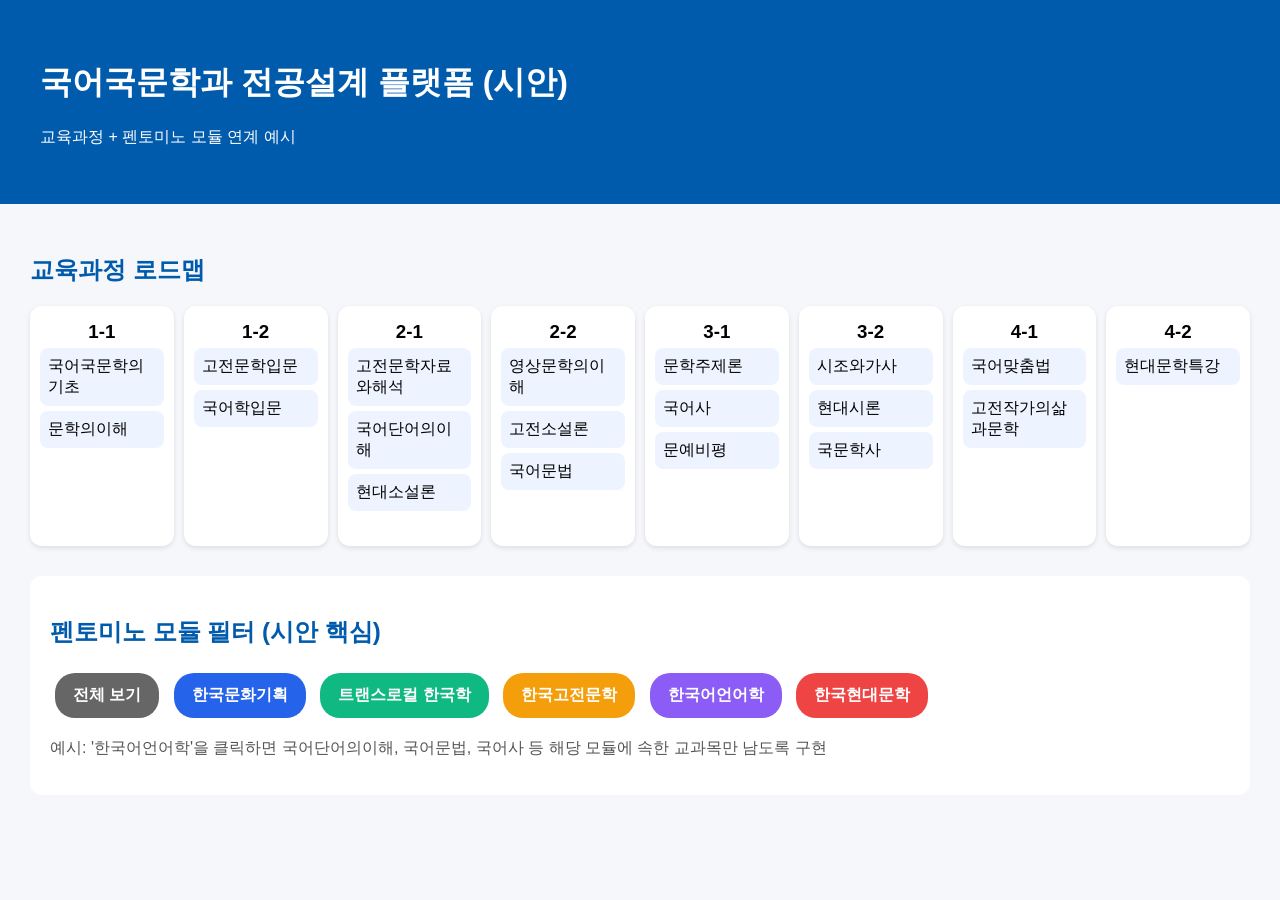
<file: index.html>
<!DOCTYPE html>
<html lang="ko">
<head>
<meta charset="UTF-8">
<title>국어국문학과 전공설계 시안</title>
<style>
body{font-family:Arial,sans-serif;margin:0;background:#f5f7fb}
header{background:#005BAC;color:white;padding:40px}
.container{padding:30px}
h2{color:#005BAC}
.roadmap{display:grid;grid-template-columns:repeat(8,1fr);gap:10px}
.sem{background:white;border-radius:12px;padding:10px;min-height:220px;box-shadow:0 2px 5px rgba(0,0,0,.1)}
.sem h3{text-align:center;margin:5px}
.course{padding:8px;border-radius:8px;margin:5px 0;background:#eef4ff}
.filter-area{margin-top:30px;background:white;padding:20px;border-radius:12px}
.filter-btn{
display:inline-block;
padding:12px 18px;
margin:5px;
border-radius:20px;
cursor:pointer;
font-weight:bold;
}
.all{background:#666;color:white}
.a{background:#2563eb;color:white}
.b{background:#10b981;color:white}
.c{background:#f59e0b;color:white}
.d{background:#8b5cf6;color:white}
.e{background:#ef4444;color:white}
.note{margin-top:15px;color:#555}
</style>
</head>
<body>

<header>
<h1>국어국문학과 전공설계 플랫폼 (시안)</h1>
<p>교육과정 + 펜토미노 모듈 연계 예시</p>
</header>

<div class="container">

<h2>교육과정 로드맵</h2>

<div class="roadmap">

<div class="sem"><h3>1-1</h3>
<div class="course">국어국문학의기초</div>
<div class="course">문학의이해</div>
</div>

<div class="sem"><h3>1-2</h3>
<div class="course">고전문학입문</div>
<div class="course">국어학입문</div>
</div>

<div class="sem"><h3>2-1</h3>
<div class="course module-c">고전문학자료와해석</div>
<div class="course module-d">국어단어의이해</div>
<div class="course module-e">현대소설론</div>
</div>

<div class="sem"><h3>2-2</h3>
<div class="course module-a">영상문학의이해</div>
<div class="course module-c">고전소설론</div>
<div class="course module-d">국어문법</div>
</div>

<div class="sem"><h3>3-1</h3>
<div class="course module-a">문학주제론</div>
<div class="course module-d">국어사</div>
<div class="course module-e">문예비평</div>
</div>

<div class="sem"><h3>3-2</h3>
<div class="course module-b">시조와가사</div>
<div class="course module-e">현대시론</div>
<div class="course module-c">국문학사</div>
</div>

<div class="sem"><h3>4-1</h3>
<div class="course module-b">국어맞춤법</div>
<div class="course module-c">고전작가의삶과문학</div>
</div>

<div class="sem"><h3>4-2</h3>
<div class="course">현대문학특강</div>
</div>

</div>

<div class="filter-area">

<h2>펜토미노 모듈 필터 (시안 핵심)</h2>

<div class="filter-btn all" onclick="filterModule('all')">전체 보기</div>
<div class="filter-btn a" onclick="filterModule('a')">한국문화기획</div>
<div class="filter-btn b" onclick="filterModule('b')">트랜스로컬 한국학</div>
<div class="filter-btn c" onclick="filterModule('c')">한국고전문학</div>
<div class="filter-btn d" onclick="filterModule('d')">한국어언어학</div>
<div class="filter-btn e" onclick="filterModule('e')">한국현대문학</div>

<p class="note">
예시: '한국어언어학'을 클릭하면 국어단어의이해, 국어문법, 국어사 등 해당 모듈에 속한 교과목만 남도록 구현
</p>

</div>

</div>

<script>
function filterModule(module){
const courses=document.querySelectorAll('.course');

courses.forEach(c=>{
if(module==='all'){
c.style.opacity='1';
return;
}

if(c.classList.contains('module-'+module)){
c.style.opacity='1';
c.style.transform='scale(1.03)';
}
else if(c.className.includes('module-')){
c.style.opacity='0.15';
c.style.transform='scale(1)';
}
});
}
</script>

</body>
</html>
</file>
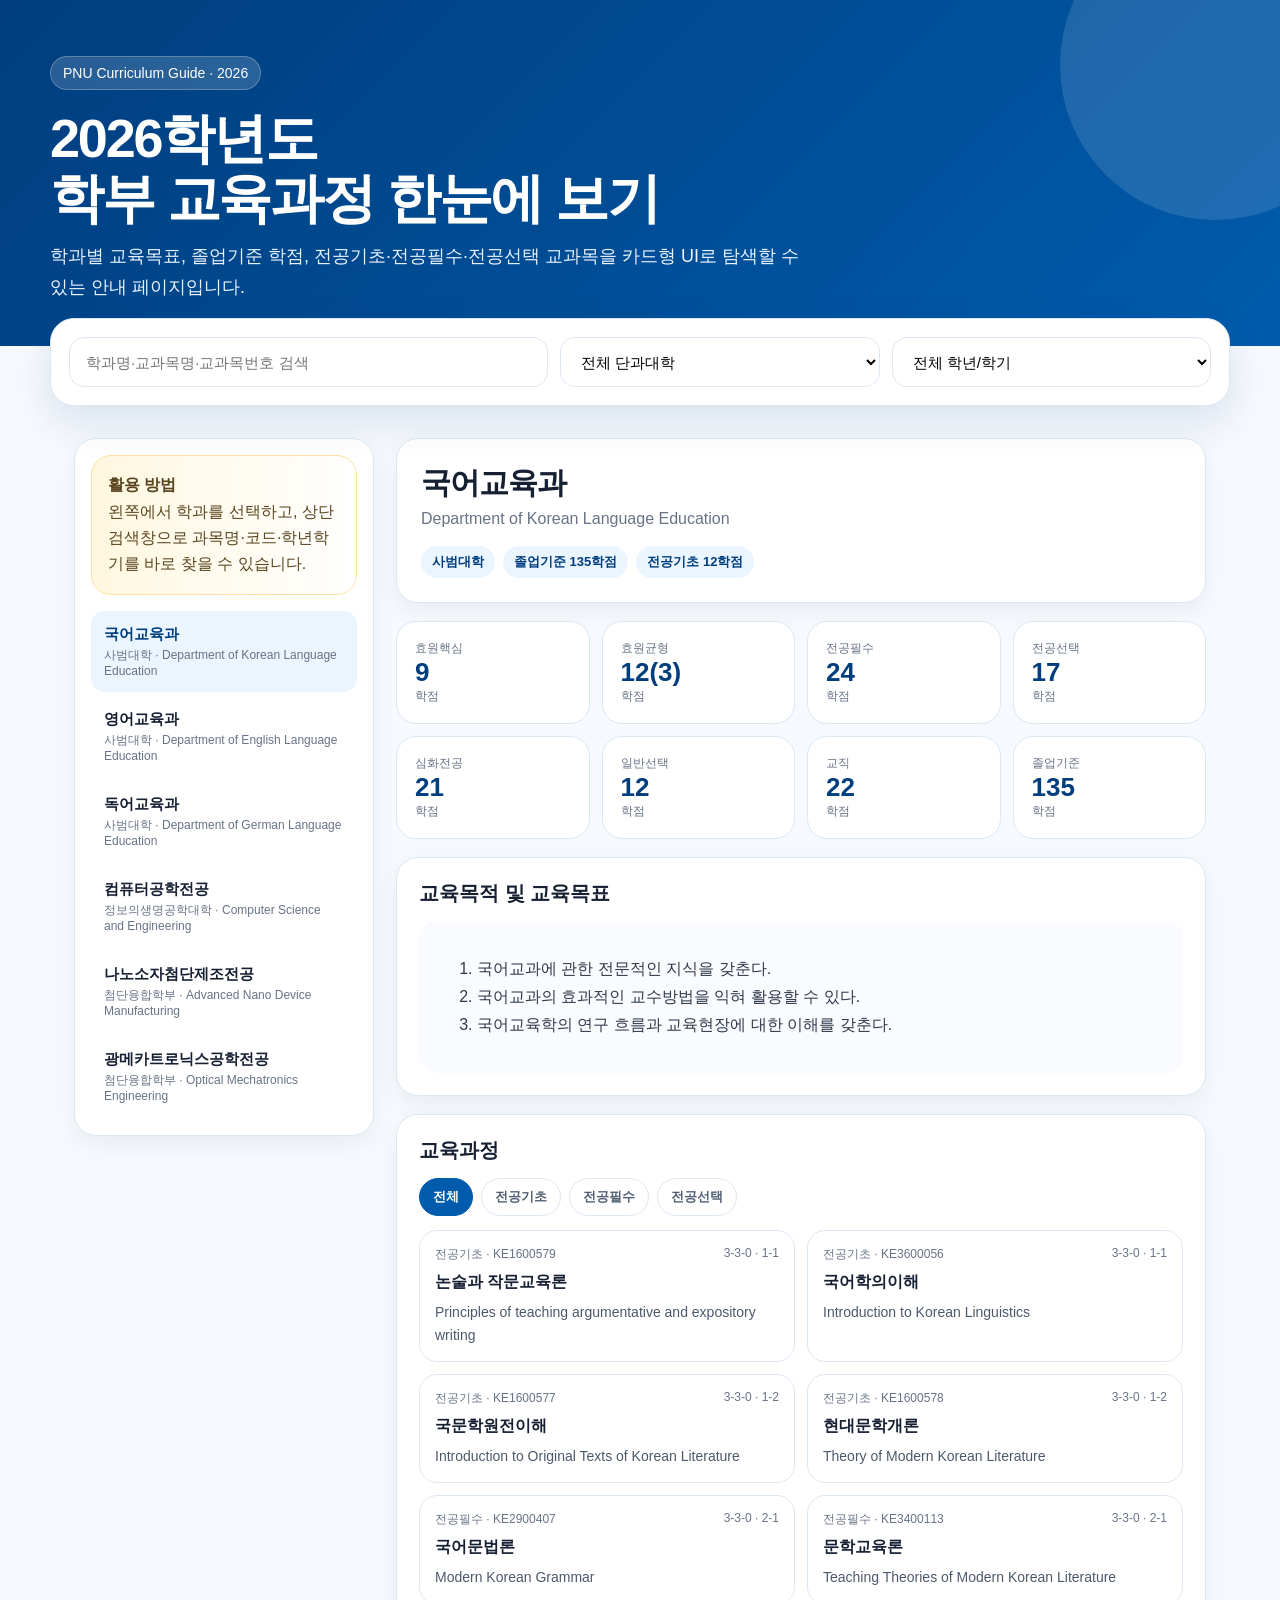
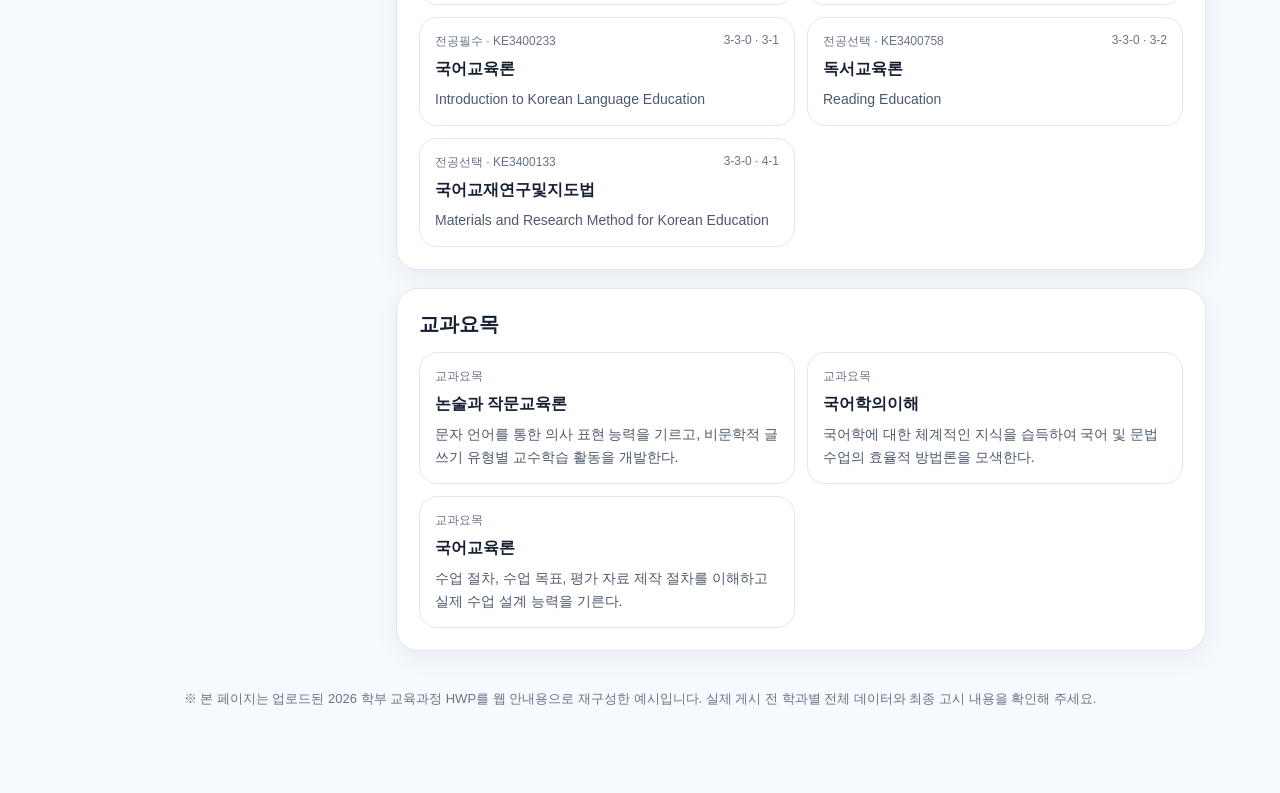
<file: pnu_curriculum_page.html>
<!doctype html>
<html lang="ko">
<head>
  <meta charset="utf-8" />
  <meta name="viewport" content="width=device-width, initial-scale=1" />
  <title>2026학년도 학부 교육과정 안내</title>
  <style>
    :root{--pnu:#005bac;--pnu2:#003e7e;--sky:#eaf5ff;--ink:#172033;--muted:#687386;--line:#dde7f2;--card:#fff;--bg:#f6f9fd;--mint:#e9fbf6;--yellow:#fff7df;--pink:#fff1f5}*{box-sizing:border-box}body{margin:0;font-family:Pretendard,"Noto Sans KR",Arial,sans-serif;background:var(--bg);color:var(--ink)}.hero{background:linear-gradient(135deg,var(--pnu2),var(--pnu));color:white;padding:56px 24px 44px;position:relative;overflow:hidden}.hero:after{content:"";position:absolute;right:-90px;top:-90px;width:310px;height:310px;border-radius:50%;background:rgba(255,255,255,.12)}.wrap{max-width:1180px;margin:0 auto}.eyebrow{display:inline-flex;gap:8px;align-items:center;background:rgba(255,255,255,.16);border:1px solid rgba(255,255,255,.24);padding:8px 12px;border-radius:999px;font-size:14px}.hero h1{font-size:clamp(30px,5vw,54px);line-height:1.12;margin:18px 0 12px;letter-spacing:-.04em}.hero p{font-size:18px;line-height:1.7;margin:0;max-width:760px;color:#e9f3ff}.toolbar{margin-top:-28px;position:relative;z-index:2}.panel{background:var(--card);border:1px solid var(--line);box-shadow:0 16px 40px rgba(0,63,126,.12);border-radius:24px;padding:18px;display:grid;grid-template-columns:1.2fr .8fr .8fr;gap:12px}.input,.select{width:100%;height:50px;border:1px solid var(--line);border-radius:15px;padding:0 16px;font-size:15px;background:#fff}.main{padding:32px 24px 70px}.grid{display:grid;grid-template-columns:300px 1fr;gap:22px}.side{position:sticky;top:18px;align-self:start}.card{background:var(--card);border:1px solid var(--line);border-radius:22px;box-shadow:0 8px 24px rgba(20,49,85,.06)}.side .card{padding:16px}.deptBtn{width:100%;text-align:left;border:0;background:transparent;padding:14px 13px;border-radius:14px;cursor:pointer;margin:2px 0;color:var(--ink)}.deptBtn:hover,.deptBtn.active{background:var(--sky);color:var(--pnu2)}.deptBtn b{display:block;font-size:15px}.deptBtn span{display:block;margin-top:3px;font-size:12px;color:var(--muted)}.content{display:flex;flex-direction:column;gap:18px}.deptHead{padding:24px}.deptHead h2{margin:0 0 6px;font-size:30px;letter-spacing:-.03em}.deptHead .en{color:var(--muted);margin-bottom:18px}.chips{display:flex;flex-wrap:wrap;gap:8px}.chip{border-radius:999px;padding:7px 11px;font-size:13px;background:var(--sky);color:var(--pnu2);font-weight:700}.summary{display:grid;grid-template-columns:repeat(4,1fr);gap:12px}.stat{padding:18px;border-radius:20px;background:var(--card);border:1px solid var(--line)}.stat small{display:block;color:var(--muted);font-size:12px}.stat strong{font-size:26px;color:var(--pnu2)}.section{padding:22px}.section h3{margin:0 0 14px;font-size:20px}.goal{line-height:1.75;color:#30394a;background:#f9fbfe;border-radius:18px;padding:18px}.tabs{display:flex;flex-wrap:wrap;gap:8px;margin-bottom:14px}.tab{border:1px solid var(--line);background:#fff;border-radius:999px;padding:9px 13px;cursor:pointer;font-weight:700;color:#526075}.tab.active{background:var(--pnu);color:#fff;border-color:var(--pnu)}.courses{display:grid;grid-template-columns:repeat(2,minmax(0,1fr));gap:12px}.course{border:1px solid var(--line);border-radius:18px;padding:15px;background:#fff}.course .meta{display:flex;justify-content:space-between;gap:10px;color:var(--muted);font-size:12px;margin-bottom:9px}.course b{font-size:16px}.course p{margin:8px 0 0;color:#4d596b;font-size:14px;line-height:1.6}.empty{padding:30px;text-align:center;color:var(--muted)}.notice{background:linear-gradient(90deg,var(--yellow),#fff);border:1px solid #ffe2a1;border-radius:20px;padding:16px;line-height:1.65;color:#5a4620}.footer{color:var(--muted);font-size:13px;line-height:1.7;text-align:center;padding-top:24px}@media(max-width:900px){.panel{grid-template-columns:1fr}.grid{grid-template-columns:1fr}.side{position:static}.summary{grid-template-columns:repeat(2,1fr)}.courses{grid-template-columns:1fr}}@media(max-width:560px){.summary{grid-template-columns:1fr}.hero{padding-top:36px}.main{padding-left:14px;padding-right:14px}.deptHead h2{font-size:25px}}
  </style>
</head>
<body>
  <header class="hero"><div class="wrap"><div class="eyebrow">PNU Curriculum Guide · 2026</div><h1>2026학년도<br/>학부 교육과정 한눈에 보기</h1><p>학과별 교육목표, 졸업기준 학점, 전공기초·전공필수·전공선택 교과목을 카드형 UI로 탐색할 수 있는 안내 페이지입니다.</p></div></header>
  <div class="wrap toolbar"><div class="panel"><input id="search" class="input" placeholder="학과명·교과목명·교과목번호 검색"/><select id="college" class="select"><option value="all">전체 단과대학</option></select><select id="grade" class="select"><option value="all">전체 학년/학기</option><option>1-1</option><option>1-2</option><option>2-1</option><option>2-2</option><option>3-1</option><option>3-2</option><option>4-1</option><option>4-2</option></select></div></div>
  <main class="main wrap"><div class="grid"><aside class="side"><div class="card"><div class="notice"><b>활용 방법</b><br/>왼쪽에서 학과를 선택하고, 상단 검색창으로 과목명·코드·학년학기를 바로 찾을 수 있습니다.</div><div id="deptList" style="margin-top:14px"></div></div></aside><section class="content"><article class="card deptHead" id="deptHead"></article><div class="summary" id="summary"></div><article class="card section"><h3>교육목적 및 교육목표</h3><div class="goal" id="goals"></div></article><article class="card section"><h3>교육과정</h3><div class="tabs" id="tabs"></div><div class="courses" id="courses"></div></article><article class="card section"><h3>교과요목</h3><div class="courses" id="descriptions"></div></article></section></div><p class="footer">※ 본 페이지는 업로드된 2026 학부 교육과정 HWP를 웹 안내용으로 재구성한 예시입니다. 실제 게시 전 학과별 전체 데이터와 최종 고시 내용을 확인해 주세요.</p></main>
<script>
const DATA=[
{college:'사범대학',dept:'국어교육과',en:'Department of Korean Language Education',credits:{core:9,balance:'12(3)',creative:6,majorBase:12,majorReq:24,majorSel:17,advanced:21,general:12,teaching:22,total:135},goals:['국어교과에 관한 전문적인 지식을 갖춘다.','국어교과의 효과적인 교수방법을 익혀 활용할 수 있다.','국어교육학의 연구 흐름과 교육현장에 대한 이해를 갖춘다.'],courses:[['전공기초','KE1600579','논술과 작문교육론','Principles of teaching argumentative and expository writing','3-3-0','1-1'],['전공기초','KE3600056','국어학의이해','Introduction to Korean Linguistics','3-3-0','1-1'],['전공기초','KE1600577','국문학원전이해','Introduction to Original Texts of Korean Literature','3-3-0','1-2'],['전공기초','KE1600578','현대문학개론','Theory of Modern Korean Literature','3-3-0','1-2'],['전공필수','KE2900407','국어문법론','Modern Korean Grammar','3-3-0','2-1'],['전공필수','KE3400113','문학교육론','Teaching Theories of Modern Korean Literature','3-3-0','2-1'],['전공필수','KE3400233','국어교육론','Introduction to Korean Language Education','3-3-0','3-1'],['전공선택','KE3400758','독서교육론','Reading Education','3-3-0','3-2'],['전공선택','KE3400133','국어교재연구및지도법','Materials and Research Method for Korean Education','3-3-0','4-1']],desc:{'논술과 작문교육론':'문자 언어를 통한 의사 표현 능력을 기르고, 비문학적 글쓰기 유형별 교수학습 활동을 개발한다.','국어학의이해':'국어학에 대한 체계적인 지식을 습득하여 국어 및 문법 수업의 효율적 방법론을 모색한다.','국어교육론':'수업 절차, 수업 목표, 평가 자료 제작 절차를 이해하고 실제 수업 설계 능력을 기른다.'}},
{college:'사범대학',dept:'영어교육과',en:'Department of English Language Education',credits:{core:9,balance:12,creative:6,majorBase:12,majorReq:21,majorSel:20,advanced:21,general:12,teaching:22,total:135},goals:['영어 교사로서 갖추어야 할 품성과 자질을 가진다.','영어 교과에 관한 전문 지식과 효과적인 교수 방법을 익힌다.','영어교육학의 연구 흐름과 교육 현장에 대한 이해를 갖춘다.'],courses:[['전공기초','EG1501176','영어회화(Ⅰ)','English Conversation for Pre-service Teachers(Ⅰ)','3-3-0','1-1'],['전공기초','EG1501185','영문학개론','Introduction to English Literature','3-3-0','1-1'],['전공기초','EG1500582','영어작문연습','English Composition Practice','3-3-0','1-2'],['전공기초','EG2800502','영어학개론','Introduction to English Linguistics','3-3-0','1-2'],['전공필수','EG2200244','영어습득과통사론','English Acquisition & Syntax','3-3-0','2-1'],['전공필수','EG2400022','외국어교수학습론','Theories of Foreign Language Teaching & Learning','3-3-0','3-1'],['전공필수','EG2800550','영어능력평가','Evaluation of English Proficiency','3-3-0','3-2'],['전공선택','EG3800250','영어교육론','Survey of English Education','3-3-0','2-1'],['전공선택','EG2800500','영어교재연구및지도법','Materials and Practices of English Teaching','3-3-0','4-1']],desc:{'영어회화(Ⅰ)':'영어 듣기·말하기 능력을 증진하고 의사소통 능력 신장 전략을 계발한다.','외국어교수학습론':'효과적인 영어 학습 모형을 설계하여 영어교육에 실천적으로 이바지할 수 있도록 한다.','영어능력평가':'중등학교 현장에서 요구되는 영어 평가 내용과 방법을 고안·집행·해석하는 능력을 배양한다.'}},
{college:'사범대학',dept:'독어교육과',en:'Department of German Language Education',credits:{core:9,balance:12,creative:6,majorBase:12,majorReq:21,majorSel:20,advanced:21,general:12,teaching:22,total:135},goals:['교사로서 갖추어야 할 품성과 자질을 가진다.','독어교과교육학의 연구 흐름과 효과적인 교수 방법을 익힌다.','독일어권 문학·어학·문화·역사에 대한 전문 지식을 갖춘다.'],courses:[['전공기초','GR1500944','기초독일어문법','Basic German Grammar','3-3-0','1-1'],['전공기초','GR1600683','독일어권문화입문','Introduction to Culture of German Area','3-3-0','1-1'],['전공기초','GR1500113','독일명작의이해','Understanding of German Masterpieces','3-3-0','1-2'],['전공필수','GR2700759','독일어교육론','Methodology of German Education','3-3-0','2-2'],['전공필수','GR2700983','고급독일어문법','Advanced German Grammar','3-3-0','3-1'],['전공선택','GR2800097','독일어교재연구및지도법','Studies in Teaching Materials and Methodology','3-3-0','3-2'],['전공선택','GR3500439','독일어과논술지도','Essay Writing in German Education','3-3-0','4-1']],desc:{'기초독일어문법':'독일어 기초 문법을 이해하고 응용·활용할 수 있게 한다.','독일어교육론':'독일어 교육의 방법론을 학습하고 교육현장 적용 능력을 기른다.'}},
{college:'정보의생명공학대학',dept:'컴퓨터공학전공',en:'Computer Science and Engineering',credits:{core:10,balance:'9(3)',creative:6,majorBase:25,majorReq:33,majorSel:40,advanced:44,general:6,teaching:22,total:133},goals:['컴퓨터 과학의 기초 이론과 응용 능력을 균형 있게 기른다.','전공기초·전공필수·전공선택 이수 체계를 통해 심화전공 역량을 강화한다.'],courses:[['전공기초','CB1501027','이산수학(Ⅰ)','Discrete Mathematics(Ⅰ)','3-3-0','1-1'],['전공기초','CB1501005','일반물리학(Ⅰ)','General Physics(Ⅰ)','3-3-0','1-1']],desc:{'이산수학(Ⅰ)':'컴퓨터 과학의 여러 분야에 필요한 계수, 논리, 집합론, 관계, 함수 등의 기본 개념을 학습한다.'}},
{college:'첨단융합학부',dept:'나노소자첨단제조전공',en:'Advanced Nano Device Manufacturing',credits:{core:10,balance:15,creative:0,majorBase:25,majorReq:36,majorSel:33,advanced:45,general:6,total:137},goals:['반도체공정 전공트랙 등 첨단 제조 분야의 전공역량을 체계적으로 기른다.','트랙 기반 이수체계를 통해 전공필수와 전공선택을 연계한다.'],courses:[['전공필수','NP2002683','응용공학수학','Applied Engineering Mathematics','3-3-0',''],['전공필수','','나노 Fabrication(Ⅰ)','Nano Fabrication(Ⅰ)','',''],['전공필수','','반도체재료','Semiconductor Materials','',''],['전공선택','','반도체소자','Semiconductor Devices','',''],['전공선택','','반도체패키징','Semiconductor Packaging','','']],desc:{'응용공학수학':'공학 문제 해결에 필요한 수학적 기초와 응용 능력을 기른다.'}},
{college:'첨단융합학부',dept:'광메카트로닉스공학전공',en:'Optical Mechatronics Engineering',credits:{core:10,balance:15,creative:0,majorBase:25,majorReq:36,majorSel:33,advanced:45,general:6,total:137},goals:['광·메카트로닉스 기반 융합기술 역량을 기른다.','AI스마트헬스케어 등 융합트랙 교과목을 통해 진로 맞춤형 학습을 지원한다.'],courses:[['전공선택','','빛과물질','Light and Matter','',''],['전공선택','','바이오재료공학','Biomaterials Engineering','',''],['전공선택','','생체조직공학','Tissue Engineering','',''],['전공선택','','광영상공학','Optical Imaging Engineering','','']],desc:{}}
];
let current=DATA[0], currentTab='전체';
const $=s=>document.querySelector(s); const $$=s=>document.querySelectorAll(s);
function init(){[...new Set(DATA.map(d=>d.college))].forEach(c=>$('#college').insertAdjacentHTML('beforeend',`<option>${c}</option>`)); $('#search').addEventListener('input',render); $('#college').addEventListener('change',render); $('#grade').addEventListener('change',render); render();}
function filteredDepts(){const c=$('#college').value; return DATA.filter(d=>c==='all'||d.college===c)}
function render(){const list=filteredDepts(); if(!list.includes(current)) current=list[0]||DATA[0]; $('#deptList').innerHTML=list.map((d,i)=>`<button class="deptBtn ${d===current?'active':''}" onclick="current=filteredDepts()[${i}];currentTab='전체';render()"><b>${d.dept}</b><span>${d.college} · ${d.en}</span></button>`).join(''); renderDept();}
function renderDept(){ $('#deptHead').innerHTML=`<h2>${current.dept}</h2><div class="en">${current.en}</div><div class="chips"><span class="chip">${current.college}</span><span class="chip">졸업기준 ${current.credits.total}학점</span><span class="chip">전공기초 ${current.credits.majorBase}학점</span></div>`; const c=current.credits; $('#summary').innerHTML=[['효원핵심',c.core],['효원균형',c.balance],['전공필수',c.majorReq],['전공선택',c.majorSel],['심화전공',c.advanced],['일반선택',c.general],['교직',c.teaching||'-'],['졸업기준',c.total]].map(x=>`<div class="stat"><small>${x[0]}</small><strong>${x[1]}</strong><small>학점</small></div>`).join(''); $('#goals').innerHTML='<ol>'+current.goals.map(g=>`<li>${g}</li>`).join('')+'</ol>'; const cats=['전체',...new Set(current.courses.map(x=>x[0]))]; $('#tabs').innerHTML=cats.map(t=>`<button class="tab ${t===currentTab?'active':''}" onclick="currentTab='${t}';renderDept()">${t}</button>`).join(''); const q=$('#search').value.trim().toLowerCase(); const grade=$('#grade').value; let courses=current.courses.filter(x=>(currentTab==='전체'||x[0]===currentTab)&&(grade==='all'||x[5]===grade)&&(!q||x.join(' ').toLowerCase().includes(q)||current.dept.toLowerCase().includes(q))); $('#courses').innerHTML=courses.length?courses.map(courseCard).join(''):'<div class="empty">조건에 맞는 교과목이 없습니다.</div>'; const desc=Object.entries(current.desc||{}).filter(([k,v])=>!q||`${k} ${v}`.toLowerCase().includes(q)); $('#descriptions').innerHTML=desc.length?desc.map(([k,v])=>`<div class="course"><div class="meta"><span>교과요목</span></div><b>${k}</b><p>${v}</p></div>`).join(''):'<div class="empty">등록된 교과요목 요약이 없습니다.</div>';}
function courseCard(x){return `<div class="course"><div class="meta"><span>${x[0]} · ${x[1]||'코드 확인 필요'}</span><span>${x[4]||''} ${x[5]?'· '+x[5]:''}</span></div><b>${x[2]}</b><p>${x[3]||''}</p></div>`}
init();
</script>
</body>
</html>
</file>
